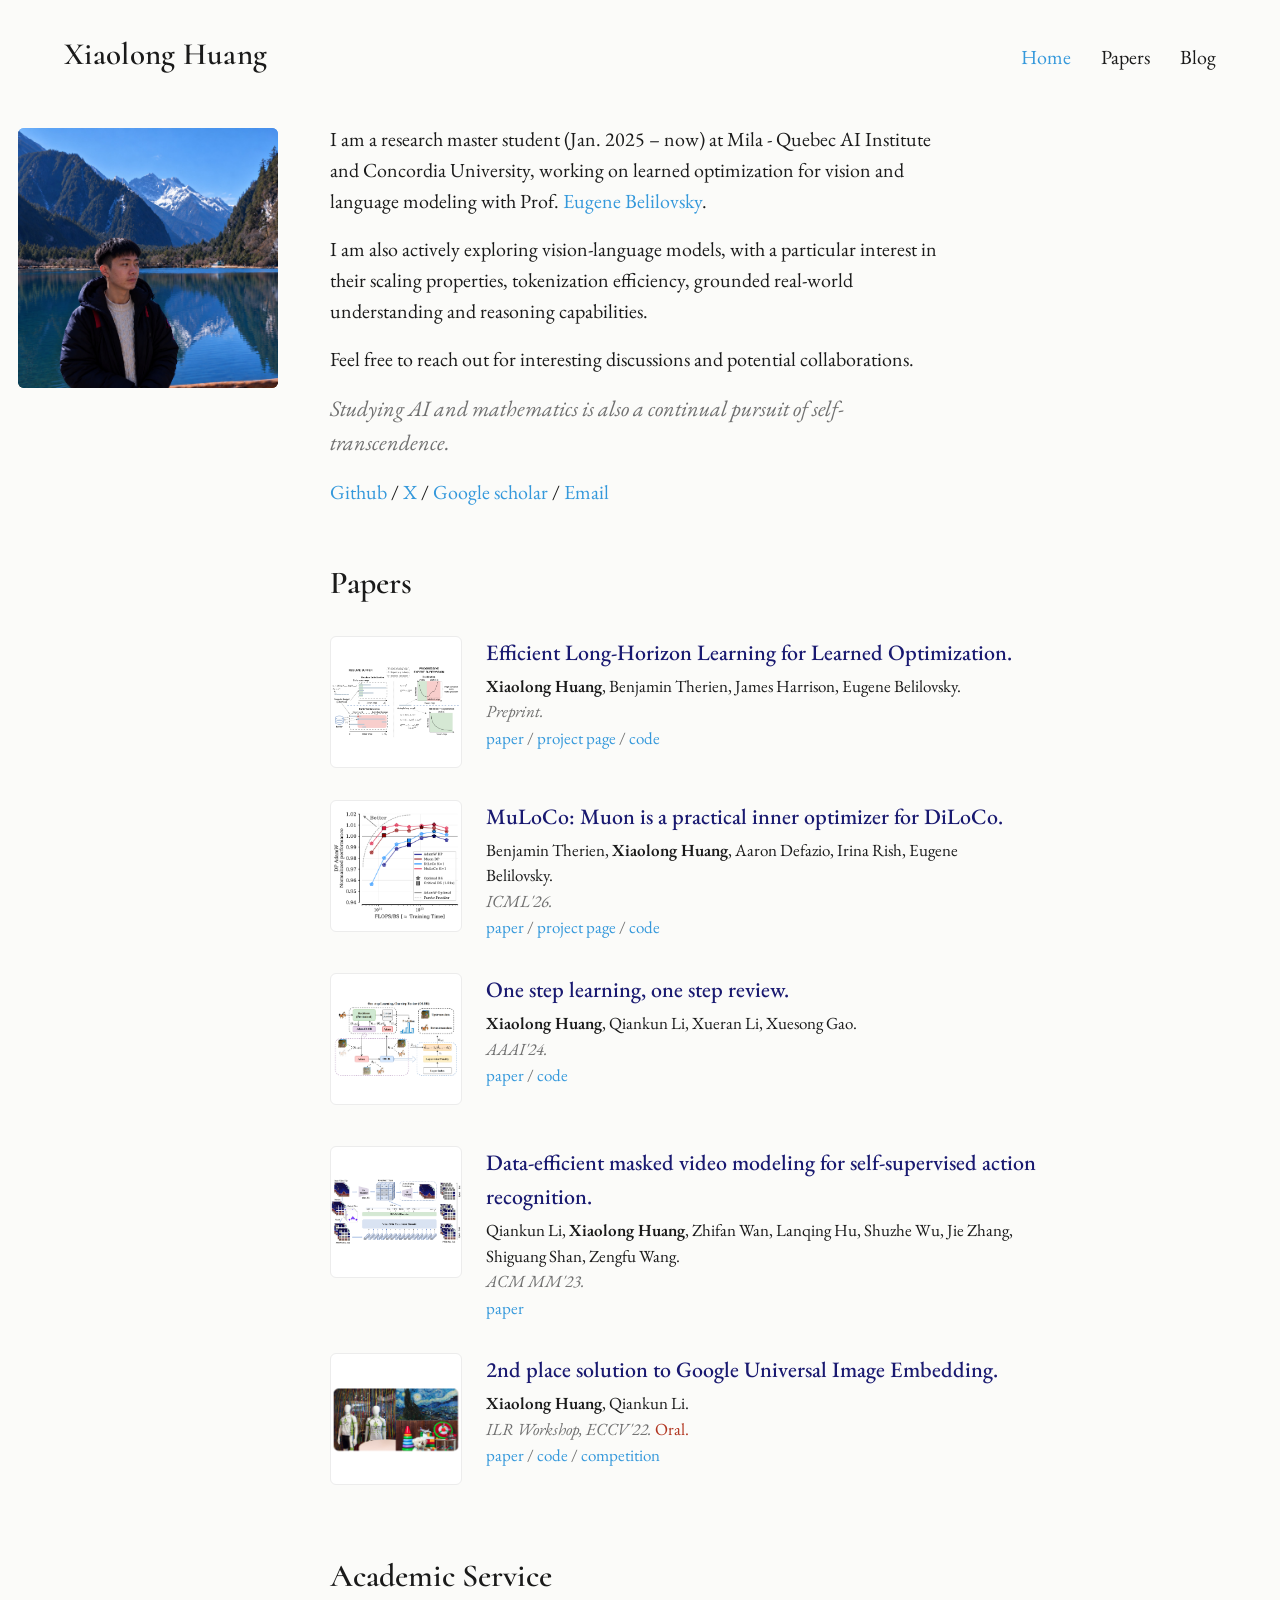
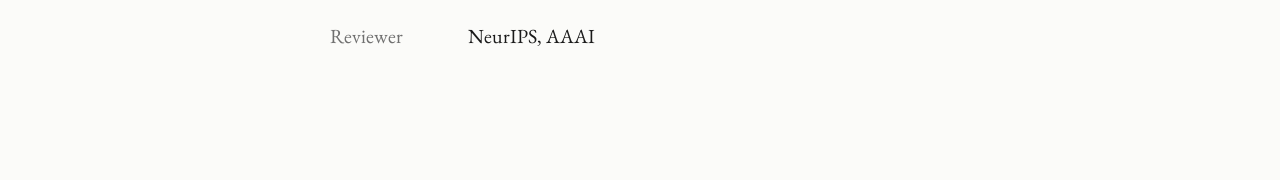
<file: index.html>
<!DOCTYPE HTML>
<html lang="en">
  <head>
    <meta charset="UTF-8">
    <title>Xiaolong Huang</title>
    <meta name="author" content="Xiaolong Huang">
    <meta name="viewport" content="width=device-width, initial-scale=1">
    <link rel="stylesheet" type="text/css" href="stylesheet.css">
    <link rel="icon" type="image/png" href="images/h-favicon-v3.png">
    <script src="js/photo-swap.js" defer></script>
  </head>

  <body>
    <div class="container">

      <!-- ===================== Nav: name left, links right ===================== -->
      <nav>
        <a class="brand" href="index.html">Xiaolong Huang</a>
        <div class="navlinks">
          <a href="index.html" class="active">Home</a>
          <a href="#papers">Papers</a>
          <a href="blog.html">Blog</a>
          <!-- <a href="beyond-research.html">Beyond Research</a> -->
        </div>
      </nav>

      <!-- ===================== Centered content column ===================== -->
      <div class="content">

      <!-- ===================== Hero: photo left, bio right ===================== -->
      <div class="hero">
        <canvas class="photo" id="photo-canvas" role="img" aria-label="Xiaolong Huang"></canvas>
         <!-- <img class="photo" src="images/selfie.PNG" alt="Xiaolong Huang"> -->
        <div class="bio">
          <p>I am a research master student (Jan. 2025 – now) at
            Mila - Quebec AI Institute and Concordia University, working on learned optimization for vision and language modeling with Prof.
            <a href="https://eugenium.github.io">Eugene Belilovsky</a>.</p>

          <p>I am also actively exploring vision-language models, with a particular interest in their scaling properties, tokenization efficiency, grounded real-world understanding and reasoning capabilities.</p>

          <p>Feel free to reach out for interesting discussions and potential collaborations.</p>

          <p class="motto">Studying AI and mathematics is also a continual pursuit of self-transcendence.</p>

          <p class="contacts">
            <a href="https://github.com/xiaol827">Github</a> /
            <a href="https://x.com/XiaolongH33885">X</a> /
            <a href="https://scholar.google.com/citations?user=9Yc727AAAAAJ&hl=zh-CN">Google scholar</a> /
            <a href="mailto:hirox827@gmail.com">Email</a>
          </p>
        </div>
      </div>

      <!-- ===================== Papers (thumbnail list) ===================== -->
      <div class="papers-section">
      <h2 id="papers">Papers</h2>
      <div class="papers">

        <div class="paper">
          <img class="thumb" src="images/ELO.png" alt="">
          <div class="entry">
            <a class="ttl" href="https://arxiv.org/abs/2607.06772">Efficient Long-Horizon Learning for Learned Optimization.</a>
            <span class="sub">
              <span class="authors"><span class="me">Xiaolong Huang</span>, Benjamin Therien, James Harrison, Eugene Belilovsky.</span>
              <span class="venue">Preprint.</span>
              <span class="links"><a href="https://arxiv.org/abs/2607.06772">paper</a> / <a href="https://xiaol827.github.io/ELO-page/">project page</a> / <a href="https://github.com/xiaol827/ELO">code</a></span>
            </span>
          </div>
        </div>

        <div class="paper">
          <img class="thumb" src="images/muloco.png" alt="">
          <div class="entry">
            <a class="ttl" href="https://arxiv.org/abs/2505.23725">MuLoCo: Muon is a practical inner optimizer for DiLoCo.</a>
            <span class="sub">
              <span class="authors">Benjamin Therien, <span class="me">Xiaolong Huang</span>, Aaron Defazio, Irina Rish, Eugene Belilovsky.</span>
              <span class="venue">ICML'26.</span>
              <span class="links"><a href="https://arxiv.org/abs/2505.23725">paper</a> / <a href="https://bentherien.github.io/muloco-1/">project page</a> / <a href="https://github.com/bentherien/muloco-1">code</span>
            </span>
          </div>
        </div>

        <div class="paper">
          <img class="thumb" src="images/OLOR-Method.png" alt="">
          <div class="entry">
            <a class="ttl" href="data/OLOR-AAAI.pdf">One step learning, one step review.</a>
            <span class="sub">
              <span class="authors"><span class="me">Xiaolong Huang</span>, Qiankun Li, Xueran Li, Xuesong Gao.</span>
              <span class="venue">AAAI'24.</span>
              <span class="links"><a href="https://arxiv.org/abs/2401.10962">paper</a> / <a href="https://github.com/xiaol827/OLOR-AAAI-2024">code</a></span>
            </span>
          </div>
        </div>

        <div class="paper">
          <img class="thumb" src="images/DEMVM.png" alt="">
          <div class="entry">
            <a class="ttl" href="https://dl.acm.org/doi/pdf/10.1145/3581783.3612496">Data-efficient masked video modeling for self-supervised action recognition.</a>
            <span class="sub">
              <span class="authors">Qiankun Li, <span class="me">Xiaolong Huang</span>, Zhifan Wan, Lanqing Hu, Shuzhe Wu, Jie Zhang, Shiguang Shan, Zengfu Wang.</span>
              <span class="venue">ACM MM'23.</span>
              <span class="links"><a href="https://dl.acm.org/doi/pdf/10.1145/3581783.3612496">paper</a></span>
            </span>
          </div>
        </div>

        <div class="paper">
          <img class="thumb" src="images/SL_ILR.png" alt="">
          <div class="entry">
            <a class="ttl" href="data/ILR_Workshop_ECCV_2nd_Place_Solution.pdf">2nd place solution to Google Universal Image Embedding.</a>
            <span class="sub">
              <span class="authors"><span class="me">Xiaolong Huang</span>, Qiankun Li.</span>
              <span class="venue">ILR Workshop, ECCV'22. <span class="award">Oral.</span></span>
              <span class="links"><a href="https://arxiv.org/abs/2210.08735">paper</a> / <a href="https://github.com/xiaol827/ECCV2022-ILR-workshop">code</a> / <a href="https://www.kaggle.com/competitions/google-universal-image-embedding/leaderboard">competition</a></span>
            </span>
          </div>
        </div>

      </div><!-- .papers -->
      </div><!-- .papers-section -->

      <!-- ===================== Talks ===================== -->
      <!-- <div class="talks">
      <h2 id="talks">Talks</h2>
        <div class="simple-list">

          <div class="row">
            <div class="when">2022 Oct.</div>
            <div class="what">Oral presentation at <span class="place">ILR Workshop, ECCV'22.</span></div>
          </div>

        </div>
      </div> -->

      <!-- ===================== Academic Service ===================== -->
      <div class="service">
      <h2 id="service">Academic Service</h2>
        <div class="simple-list">

          <div class="row">
            <div class="when">Reviewer</div>
            <div class="what">NeurIPS, AAAI</div>
          </div>

        </div>
      </div><!-- .service -->

      </div><!-- .content -->

    </div>
  </body>
</html>
</file>
<file: stylesheet.css>
/* ============================================================
   Xiaolong Huang — homepage
   Faithful static replica of Jason Wei's design (jasonwei.net):
   wide layout, Garamond serif, image + intro side by side,
   date-left lists, navy titles + blue links.
   Free font equivalents: EB Garamond (body) + Cormorant (display).
   ============================================================ */

@import url('https://fonts.googleapis.com/css2?family=EB+Garamond:ital,wght@0,400;0,500;0,600;1,400&family=Cormorant:wght@500;600&display=swap');

:root {
  --text: #1a1a1a;
  --muted: #6f6f6f;
  --title: #191970;       /* Jason's paper-title navy */
  --blog-title: #4d4d7a;  /* softer indigo for blog post titles */
  --link: #3498db;        /* Jason's link blue */
  --bg: #fbfbf9;          /* a whisper off-white (change this for a lighter/darker page) */
  --rule: #e7e7e7;
  --serif: 'EB Garamond', Georgia, 'Times New Roman', serif;
  --display: 'Cormorant', 'EB Garamond', Georgia, serif;
  --indent: 304px;        /* photo width + gap: papers indent to align under bio */
}

* { box-sizing: border-box; }

html { -webkit-text-size-adjust: 100%; }

body {
  margin: 0;
  background: var(--bg);
  color: var(--text);
  font-family: var(--serif);
  font-size: 20px;
  line-height: 1.55;
  -webkit-font-smoothing: antialiased;
  text-rendering: optimizeLegibility;
}

/* Wide canvas like Jason's — nearly full-width, name pinned far left,
   nav far right, and content (hero + papers) left-aligned so the right
   side stays open. Lower the first padding number to raise the name.  */
.container {
  max-width: 1500px;
  margin: 0 auto;
  padding: 30px 64px 120px;
}

/* ---------- Nav: name far left, links far right ----------
   space-between pins .brand to the left edge and .navlinks to the
   right edge. The link ORDER is set in index.html inside <nav>.     */
nav {
  display: flex;
  align-items: baseline;
  justify-content: space-between;
  flex-wrap: wrap;
  gap: 8px 28px;
  margin-bottom: 46px;
}

nav .brand {
  font-family: var(--display);
  font-size: 31px;
  font-weight: 600;
  color: var(--text);
  letter-spacing: 0.01em;
}
nav .brand:hover { color: var(--text); text-decoration: none; }

nav .navlinks a {
  color: var(--text);
  margin-left: 26px;
  font-size: 20px;
}
nav .navlinks a:first-child { margin-left: 0; }
nav .navlinks a:hover { color: var(--link); }
nav .navlinks a.active { color: var(--link); }

/* ---------- Centered content column (hero + papers) ---------- */
.content {
  max-width: 924px;        /* photo 260 + gap 44 + bio 620 */
  margin: 0 auto;          /* centers the whole block on the page */
}

/* Papers and everything below align under the bio (right of the photo) */
.below { margin-left: var(--indent); }

/* ---------- Hero: photo left, bio right ---------- */
.hero {
  display: flex;
  align-items: flex-start;
  gap: 44px;
  margin: 8px 0 4px;
}

.hero .photo {
  flex: 0 0 260px;
  width: 260px;
  height: 260px;
  object-fit: cover;
  border-radius: 6px;
}

/* canvas shows the first photo before JS draws (and if JS is disabled) */
canvas.photo {
  background: url('images/selfie.jpg') center / cover no-repeat;
}

.hero .bio {
  flex: 1 1 auto;
  max-width: 620px;
  padding-top: 4px;
}
.hero .bio p { margin: 0 0 17px; }
.hero .bio p:first-child { margin-top: -4px; }
.hero .bio .contacts { margin-top: 2px; }

/* closing aphorism: italic muted (like venue lines), a touch larger than body */
.bio .motto {
  font-style: italic;
  color: var(--muted);
  font-size: 22px;
  margin-top: 22px;
}

/* ---------- Section heading ---------- */
h2 {
  font-family: var(--display);
  font-weight: 600;
  font-size: 32px;
  margin: 50px 0 12px;
}

/* ---------- Page body (Blog / Beyond Research) ---------- */
.page { max-width: 640px; margin: 0 auto; }   /* centered middle block, like the bio */
.page p { margin: 0 0 18px; }
.page .muted { color: var(--muted); }

/* sub-tabs (Thoughts / Study Notes) */
.subtabs {
  display: flex;
  gap: 32px;
  margin: 6px 0 24px;
  border-bottom: 1px solid var(--rule);
}
.subtab {
  appearance: none;
  -webkit-appearance: none;
  background: none;
  border: 0;
  padding: 0 0 10px;
  margin-bottom: -1px;
  font-family: var(--serif);
  font-size: 21px;
  color: var(--muted);
  cursor: pointer;
  border-bottom: 2px solid transparent;
}
.subtab:hover { color: var(--text); }
.subtab.active { color: var(--text); border-bottom-color: var(--title); }

/* post list entries (date + big title) */
.post {
  display: block;
  padding: 16px 0;
  text-decoration: none;
}
.post:hover { text-decoration: none; }
.post .post-meta {
  display: block;
  color: var(--muted);
  font-size: 18px;
}
.post .post-title {
  display: block;
  font-family: var(--display);
  font-size: 34px;
  line-height: 1.12;
  color: var(--blog-title);
  margin-top: 1px;
}
.post:hover .post-title { text-decoration: underline; }

/* single post page: header + body */
.post-header { margin-bottom: 26px; }
.post-header .post-meta { color: var(--muted); font-size: 18px; }
.post-header .post-title {
  font-family: var(--display);
  font-weight: 600;
  font-size: 40px;
  line-height: 1.1;
  color: var(--blog-title);
  margin: 2px 0 0;
}
.post-body p { margin: 0 0 18px; }
.post-body h3 {
  font-family: var(--display);
  font-weight: 700;
  font-size: 26px;
  color: var(--text);
  margin: 38px 0 10px;
}
.post-body h3 a { color: var(--link); }   /* same blue as paper/code links */
.post-body h3 a:hover { text-decoration: underline; }
.post-body ul { margin: 0 0 18px; padding-left: 24px; }
.post-body li { margin: 5px 0; }
.post-body .lead { color: var(--muted); }
.post-body figure { margin: 26px 0; }
.post-body figure img { display: block; max-width: 100%; margin: 0 auto; }
.post-body figcaption {
  text-align: center;
  color: var(--muted);
  font-size: 16px;
  margin-top: 10px;
}
.back-link { display: inline-block; margin-top: 44px; font-size: 17px; }

/* math (KaTeX): visually match the body text.
   NOTE: the selector must be .post-body .katex (not just .katex): the KaTeX
   CDN stylesheet loads after this file and sets .katex to 1.21em, which wins
   on equal specificity and silently overrides a bare .katex rule. */
.post-body .katex-display { overflow-x: auto; overflow-y: hidden; padding: 3px 0; margin: 12px 0; }
.post-body .katex { font-size: 0.85em; }

/* ---------- Papers: square thumbnail + entry, uniform rows ----------
   .papers-section shares the bio column (so the list's left edge aligns
   with the bio text); the list itself can be wider and spill to the right. */
.papers-section,
.talks,
.service { margin-left: var(--indent); }           /* mid: align under the bio */
.papers { max-width: 720px; }                      /* left-aligned, not centered */

.paper {
  display: flex;
  align-items: flex-start;
  gap: 24px;
  min-height: 132px;       /* keeps every row the same height */
  padding: 16px 0;
}

.paper .thumb {
  flex: 0 0 132px;
  width: 132px;
  height: 132px;
  object-fit: contain;     /* pad non-square images into a square (no cropping) */
  background: #ffffff;      /* fills the padded area */
  border: 1px solid #ececec;
  border-radius: 6px;
}

.paper .entry { flex: 1 1 auto; }

.entry .ttl { color: var(--title); font-weight: 500; font-size: 22px; }
.entry .ttl:hover { color: var(--link); }
.entry .authors { color: var(--text); display: block; }
.entry .authors .me { font-weight: 600; }
.entry .venue { color: var(--muted); font-style: italic; display: block; }
.entry .award { color: #b1341f; font-style: normal; }
.entry .links { display: block; margin-top: 1px; }
.entry .links a { color: var(--link); }
.entry .sub {
  display: block;
  font-size: 17px;
  line-height: 1.5;
  color: var(--muted);
  margin-top: 4px;
}
.entry .sub a { color: var(--link); }

/* ---------- Simple lists (Talks, Academic Service) ---------- */
.simple-list { max-width: 640px; }
.simple-list .row {
  display: flex;
  gap: 22px;
  padding: 8px 0;
}
.simple-list .when {
  flex: 0 0 116px;
  color: var(--muted);
  font-variant-numeric: tabular-nums;
}
.simple-list .what { flex: 1 1 auto; }
.simple-list .what .place { color: var(--muted); font-style: italic; }

/* ---------- Links ---------- */
a { color: var(--link); text-decoration: none; }
a:hover { text-decoration: underline; }

/* ---------- Footer ---------- */
footer {
  margin-top: 64px;
  font-size: 15px;
  color: #b0b0b0;
}
footer a { color: #b0b0b0; text-decoration: underline; }

/* ---------- Wide screens: bio itself is page-centered, photo hangs to
   its left (so the photo+bio pair looks asymmetric, but the TEXT is
   truly centered). Papers align with the bio, also centered. ---------- */
@media (min-width: 1280px) {
  .content { max-width: 620px; }        /* the column = bio width, centered */
  .hero { position: relative; display: block; }
  .hero .photo {
    position: absolute;                 /* out of flow -> doesn't shift the bio */
    right: 100%;                         /* sits just left of the bio */
    margin-right: 52px;                  /* gap between photo and bio (bigger = photo further left) */
    top: 4px;
  }
  .hero .bio { max-width: none; }
  /* Sections align with the bio's left edge; papers list spills right */
  .papers-section,
  .talks,
  .service { margin-left: 0; }
  .papers { width: 720px; max-width: none; }
}

/* ---------- Responsive ---------- */
@media (max-width: 820px) {
  :root { --indent: 242px; }   /* photo 210 + gap 32 */
  .container { max-width: 720px; padding: 36px 28px 84px; }
  .content { max-width: 100%; }
  .hero { gap: 32px; }
  .hero .photo { flex-basis: 210px; width: 210px; height: 210px; }
}

@media (max-width: 600px) {
  :root { --indent: 0px; }     /* stacked: no indent */
  body { font-size: 19px; }
  .container { padding: 28px 20px 72px; }
  nav { margin-bottom: 28px; }
  .hero {
    flex-direction: column;
    align-items: flex-start;
    gap: 20px;
  }
  .hero .photo { width: 180px; height: 180px; flex-basis: auto; }
  .hero .bio { max-width: none; }
  h2 { font-size: 27px; }
  .paper { gap: 16px; min-height: 0; padding: 14px 0; }
  .paper .thumb { flex-basis: 92px; width: 92px; height: 92px; }
  .entry .ttl { font-size: 20px; }
  .simple-list .row { flex-direction: column; gap: 2px; padding: 9px 0; }
  .simple-list .when { flex-basis: auto; }
}
</file>
